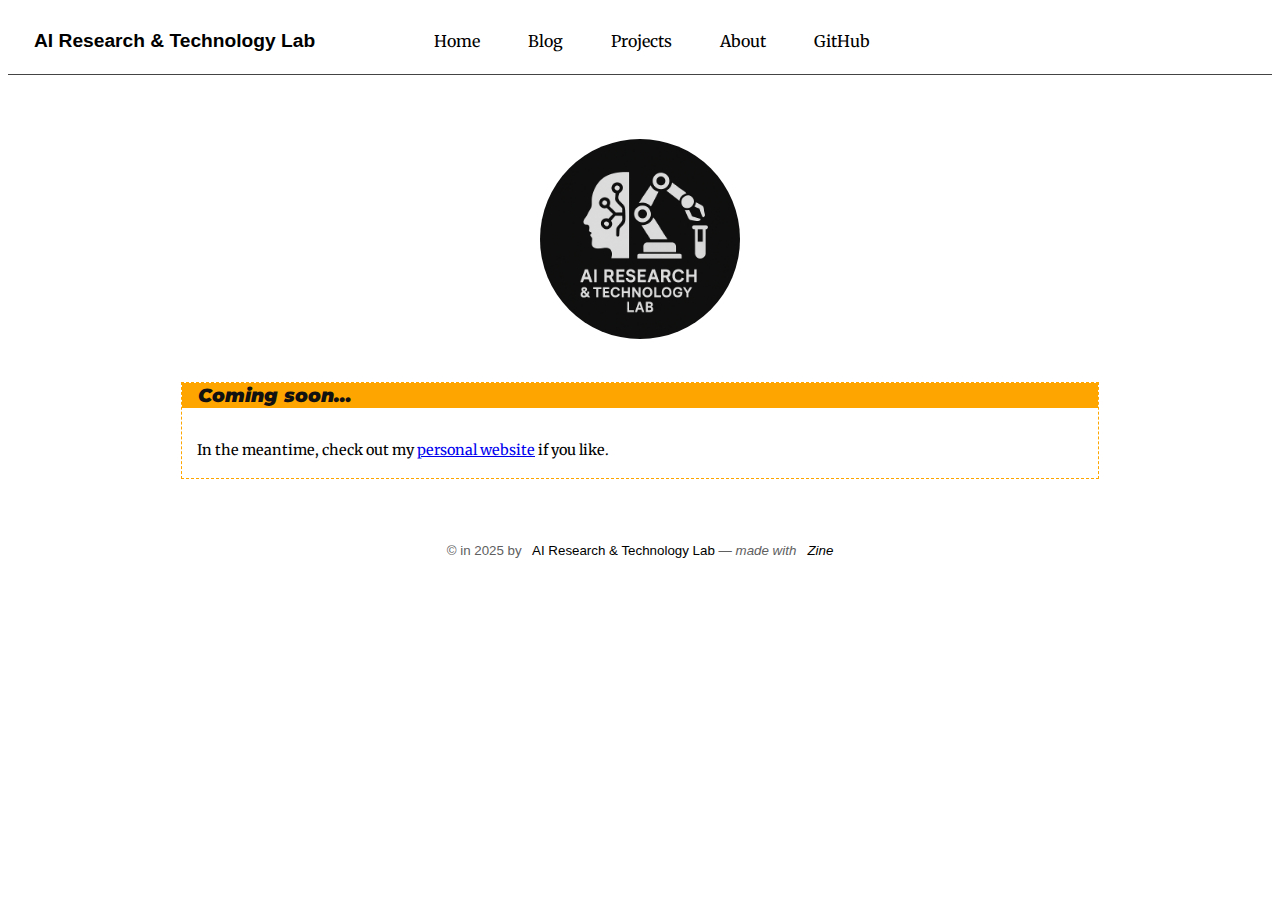
<file: index.html>
<!DOCTYPE html>
<html>
  <head id="head">
    <meta charset="UTF-8">
    <meta name="description" content="AI Research & Technology Lab">
    <meta name="twitter:card" content="summary_large_image">
    <meta name="twitter:site" content="@renerocksai">
    <meta name="twitter:author" content="@renerocksai">
    <meta name="twitter:description" content="AI Research & Technology Lab">
    <meta name="twitter:title" content="Home | technologylab.ai">
    <meta name="twitter:image" content="https://technologylab.ai/techlab-logo.png">
    <meta property="og:type" content="website">
    <meta property="og:title" content="Home | technologylab.ai">
    <meta property="og:image" content="https://technologylab.ai/techlab-logo.png">
    <meta http-equiv="x-ua-compatible" content="ie=edge">
    <meta name="viewport" content="width=device-width, initial-scale=1, shrink-to-fit=no">
    <title id="title">
      Home
      - technologylab.ai
    </title>
    <link rel="preconnect" href="https://fonts.googleapis.com">
    <link rel="preconnect" href="https://fonts.gstatic.com" crossorigin>
    <link href="https://fonts.googleapis.com/css2?family=Merriweather:ital,wght@0,300;0,400;0,700;0,900;1,300;1,400;1,700;1,900&family=Montserrat:wght@700;900&display=swap" rel="stylesheet">
    <link rel="stylesheet" type="text/css" href="/main.css">
    <link rel="stylesheet" type="text/css" href="/highlight.css">
    
  <link type="text/css" rel="stylesheet" href="/term-highlight.css">

  </head>
  <body>
    <nav>
      <div class="navleft noupper" style="z-index: 10">
        <a href="https://technologylab.ai">AI Research & Technology Lab</a>
      </div>
      <div class="spacer"></div>
      <button class="hamburger" aria-label="Toggle menu">
         &#9776;
        <!-- Unicode for hamburger icon (☰) -->
      </button>
      <div class="menu">
        <a href="/">Home</a>
        <a href="/blog/">Blog</a>
        <a href="/projects/">Projects</a>
        <a href="/about/">About</a>
        <a href="https://github.com/renerocksai" target="_blank">
          GitHub
        </a>
      </div>
      <div class="spacer"></div>
    </nav>
    <div id="content">
      
  <style>
    h1,
    h2,
    h3 {
      text-align: center;
    }

    h3 {
      margin:0;
      padding:0;
    }

    .profile-pic {
      border-radius: 50%;
      /*border: 5px solid lightblue;*/
      margin-bottom: 2rem;
    }
  </style>
  <h3 style="margin-top:0;"><br>
    <img src="/techlab-logo.png" height="200 " class="profile-pic"></h3>
  <div id="page"><div class="block info"><h1><em>Coming soon…</em></h1><p>In the meantime, check out my <a href="https://renerocks.ai" target="_blank">personal website</a> if you like.</p></div></div>

    </div>
    <footer id="footer">
      
  <small class="noupper" style="color:#606060;font-weight:normal;">
     &copy; in 2025 by &nbsp;
    <a href="https://x.com/renerocksai" target="_blank">AI Research & Technology Lab</a>
    —
    <i>made with &nbsp;
      <a href="https://zine-ssg.io" target="_blank">
        Zine
      </a></i>
  </small>

    </footer>
    <script>
      document.querySelector('.hamburger').addEventListener('click', function() {
        document.querySelector('.menu').classList.toggle('active');
        console.log("CLICK");
    });
    </script>
  </body>
</html>
</file>
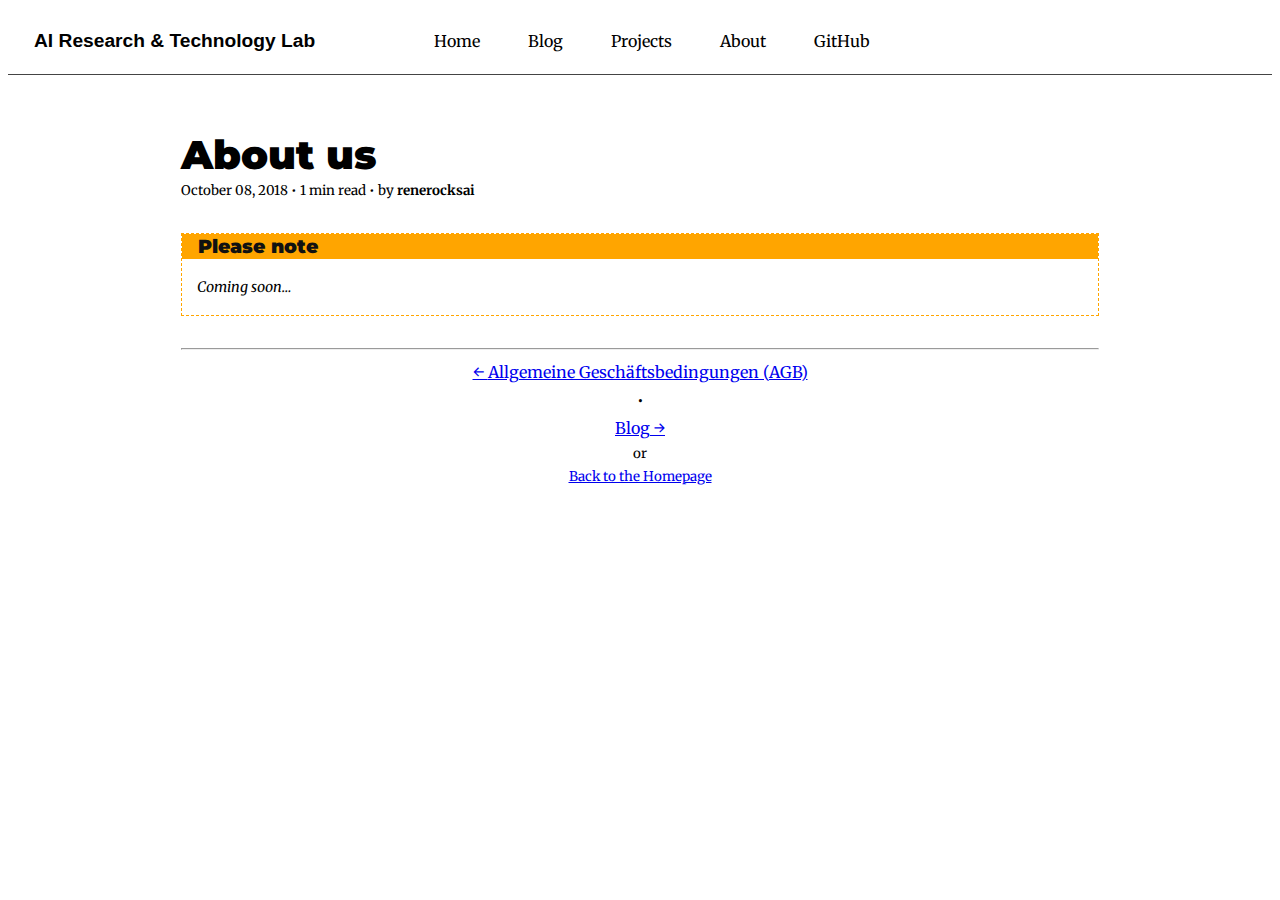
<file: about/index.html>
<!DOCTYPE html>
<html>
  <head id="head">
    <meta charset="UTF-8">
    <meta name="description" content="AI Research & Technology Lab">
    <meta name="twitter:card" content="summary_large_image">
    <meta name="twitter:site" content="@renerocksai">
    <meta name="twitter:author" content="@renerocksai">
    <meta name="twitter:description" content="AI Research & Technology Lab">
    <meta name="twitter:title" content="About us | technologylab.ai">
    <meta name="twitter:image" content="https://technologylab.ai/techlab-logo.png">
    <meta property="og:type" content="website">
    <meta property="og:title" content="About us | technologylab.ai">
    <meta property="og:image" content="https://technologylab.ai/techlab-logo.png">
    <meta http-equiv="x-ua-compatible" content="ie=edge">
    <meta name="viewport" content="width=device-width, initial-scale=1, shrink-to-fit=no">
    <title id="title">
      About us
      - technologylab.ai
    </title>
    <link rel="preconnect" href="https://fonts.googleapis.com">
    <link rel="preconnect" href="https://fonts.gstatic.com" crossorigin>
    <link href="https://fonts.googleapis.com/css2?family=Merriweather:ital,wght@0,300;0,400;0,700;0,900;1,300;1,400;1,700;1,900&family=Montserrat:wght@700;900&display=swap" rel="stylesheet">
    <link rel="stylesheet" type="text/css" href="/main.css">
    <link rel="stylesheet" type="text/css" href="/highlight.css">
    
  <link type="text/css" rel="stylesheet" href="/term-highlight.css">
  <style>
    #docs {
        h1, h2, h3, h4 {
            text-align: left;
            a {
                color: black;
                text-decoration: none;
            }
        }
        @media (prefers-color-scheme:dark) {
          h1, h2, h3, h4 {
            a {
              color: white;
            }
          }
        }

        h2 {
            font-size: 1.5rem;
            border-bottom: 1px dashed #aaa;
            margin-top: 2em;
            a:hover::after {
                content: ' #';
            }
        }

        h3 {
            font-size: 1.5rem;
            a:hover::after {
                content: ' ##';
            }
        }

        h4 {
            font-size: 1rem;
            a:hover::after {
                content: ' ###';
            }
        }

    }

    table {
        font-size: 0.9em;
    }
    table th {
        font-size: 1em;
    }
    table td {
        white-space: nowrap;
    }
  </style>

  </head>
  <body>
    <nav>
      <div class="navleft noupper" style="z-index: 10">
        <a href="https://technologylab.ai">AI Research & Technology Lab</a>
      </div>
      <div class="spacer"></div>
      <button class="hamburger" aria-label="Toggle menu">
         &#9776;
        <!-- Unicode for hamburger icon (☰) -->
      </button>
      <div class="menu">
        <a href="/">Home</a>
        <a href="/blog/">Blog</a>
        <a href="/projects/">Projects</a>
        <a href="/about/">About</a>
        <a href="https://github.com/renerocksai" target="_blank">
          GitHub
        </a>
      </div>
      <div class="spacer"></div>
    </nav>
    <div id="content">
      
  <h1>About us</h1>
  <p class="post-byline">
    <span>October 08, 2018</span>
    •
    <span>1</span>
    min read • by
    <b>renerocksai</b>
    <span></span>
  </p>
  <div id="post-description"></div>
  <div></div>
  <div id="docs">
    <div id="post-body"><div class="block info"><h1>Please note</h1><p><em>Coming soon…</em></p></div></div>
  </div>
  <hr>
  <div id="prev-next">
    <span>
      <a href="/agb/">←
        <span>Allgemeine Geschäftsbedingungen (AGB)</span></a>
    </span>
    <span>&nbsp; • &nbsp;</span>
    <span>
      <a href="/blog/"><span>Blog</span>
        →</a>
    </span>
    <small>&nbsp; or &nbsp;</small>
    <small>
      <a href="/">Back to the Homepage</a>
    </small>
  </div>

    </div>
    <footer id="footer">
      
    </footer>
    <script>
      document.querySelector('.hamburger').addEventListener('click', function() {
        document.querySelector('.menu').classList.toggle('active');
        console.log("CLICK");
    });
    </script>
  </body>
</html>
</file>
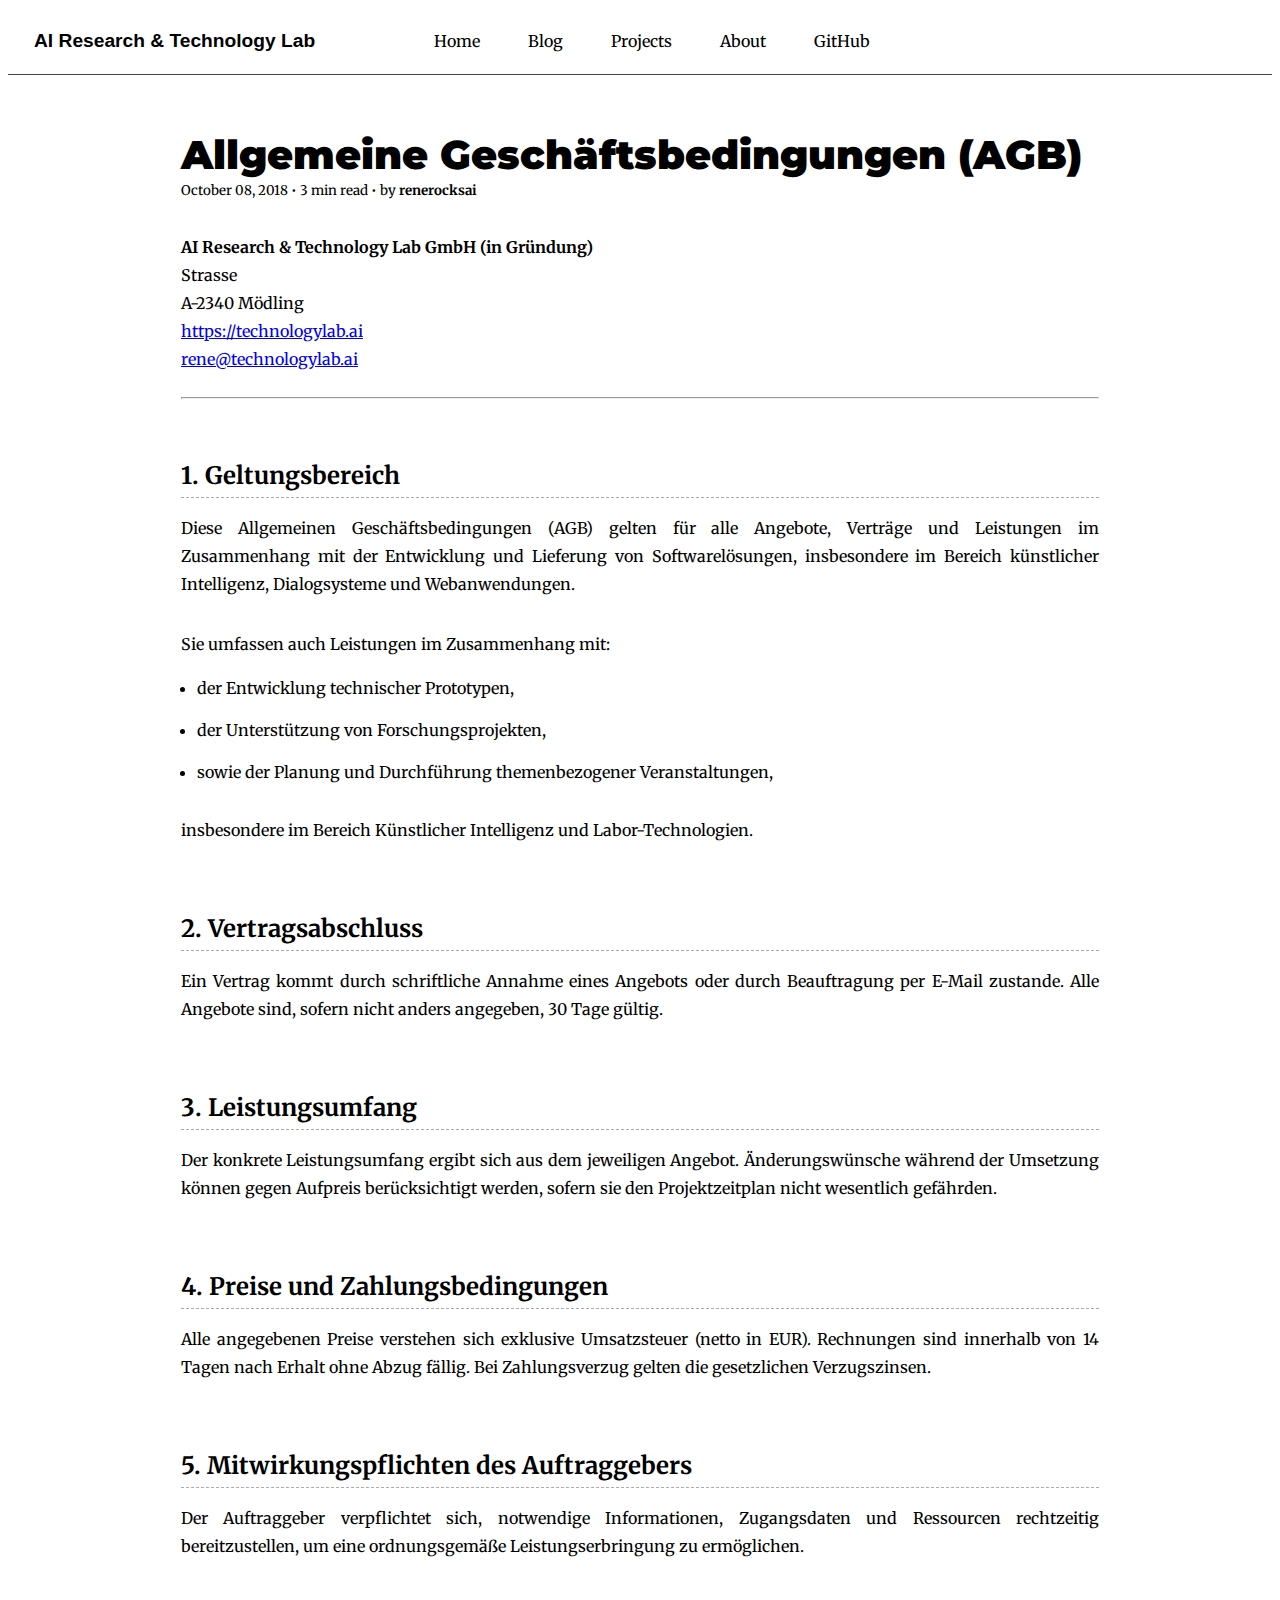
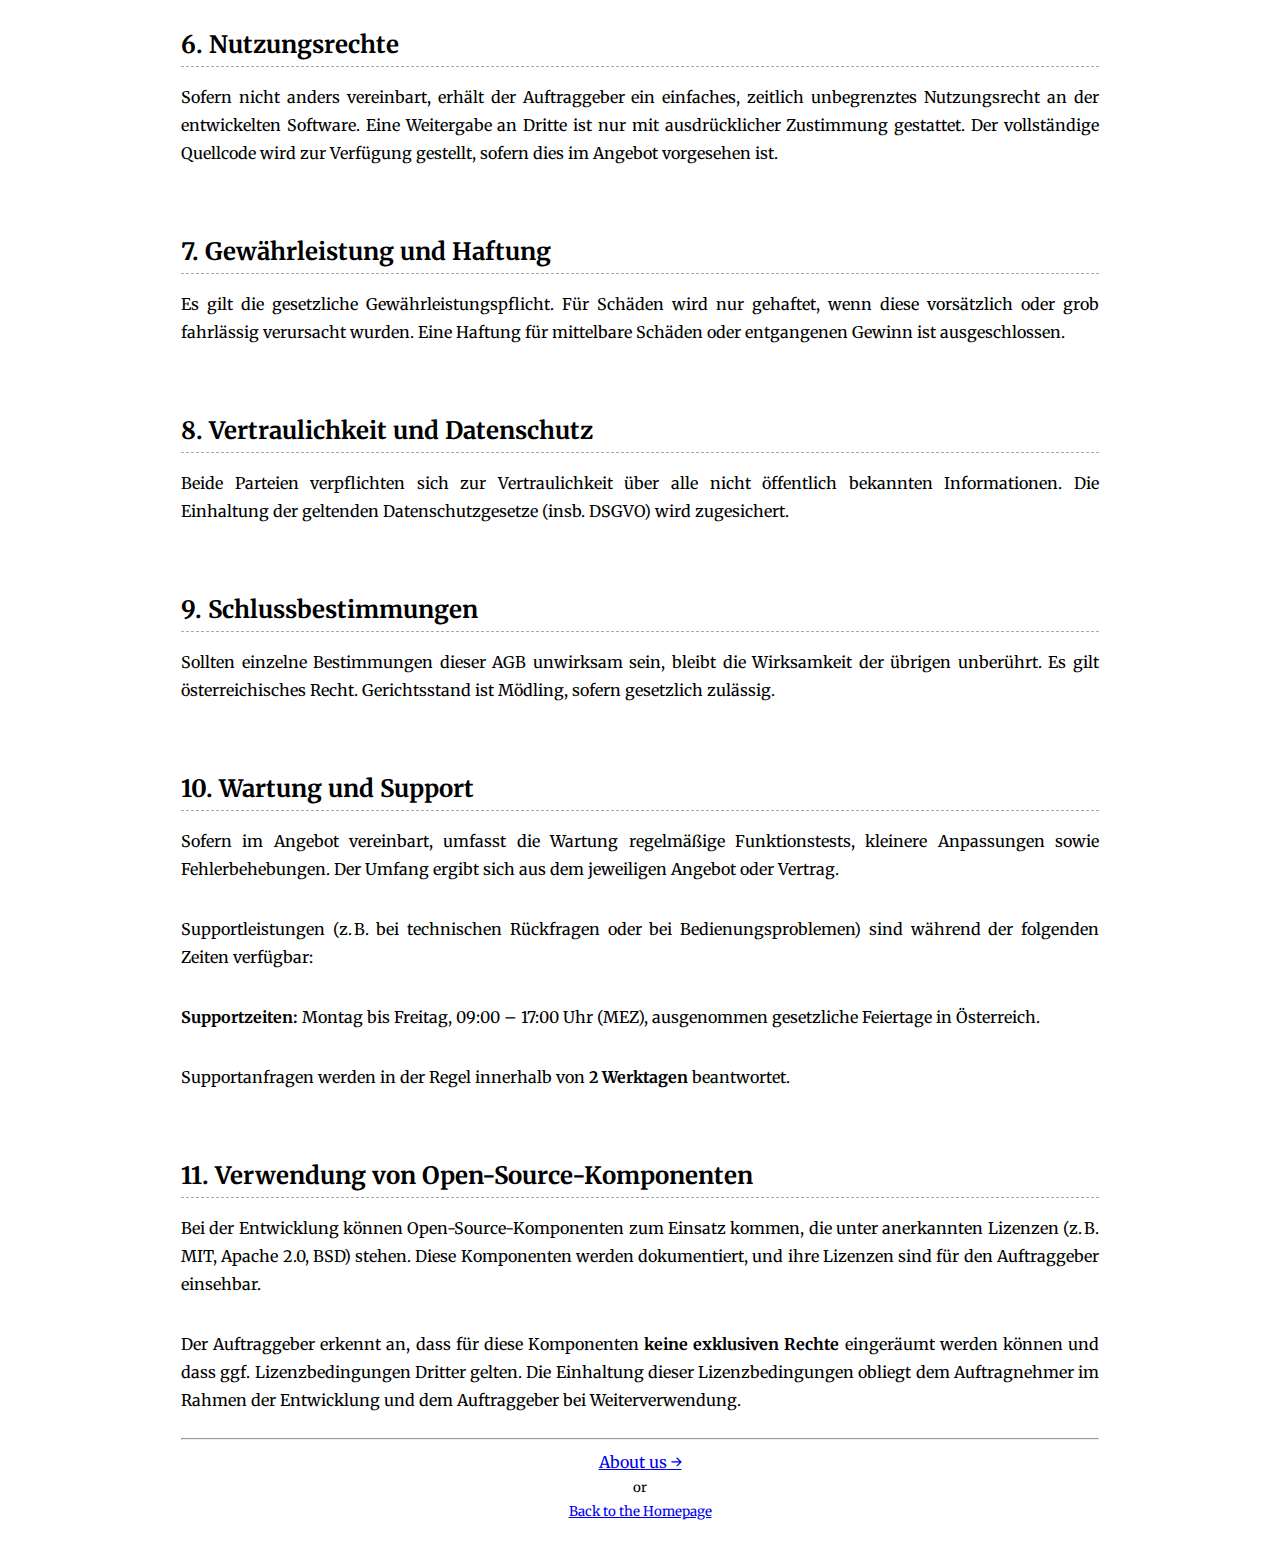
<file: agb/index.html>
<!DOCTYPE html>
<html>
  <head id="head">
    <meta charset="UTF-8">
    <meta name="description" content="AI Research & Technology Lab">
    <meta name="twitter:card" content="summary_large_image">
    <meta name="twitter:site" content="@renerocksai">
    <meta name="twitter:author" content="@renerocksai">
    <meta name="twitter:description" content="AI Research & Technology Lab">
    <meta name="twitter:title" content="Allgemeine Geschäftsbedingungen (AGB) | technologylab.ai">
    <meta name="twitter:image" content="https://technologylab.ai/techlab-logo.png">
    <meta property="og:type" content="website">
    <meta property="og:title" content="Allgemeine Geschäftsbedingungen (AGB) | technologylab.ai">
    <meta property="og:image" content="https://technologylab.ai/techlab-logo.png">
    <meta http-equiv="x-ua-compatible" content="ie=edge">
    <meta name="viewport" content="width=device-width, initial-scale=1, shrink-to-fit=no">
    <title id="title">
      Allgemeine Geschäftsbedingungen (AGB)
      - technologylab.ai
    </title>
    <link rel="preconnect" href="https://fonts.googleapis.com">
    <link rel="preconnect" href="https://fonts.gstatic.com" crossorigin>
    <link href="https://fonts.googleapis.com/css2?family=Merriweather:ital,wght@0,300;0,400;0,700;0,900;1,300;1,400;1,700;1,900&family=Montserrat:wght@700;900&display=swap" rel="stylesheet">
    <link rel="stylesheet" type="text/css" href="/main.css">
    <link rel="stylesheet" type="text/css" href="/highlight.css">
    
  <link type="text/css" rel="stylesheet" href="/term-highlight.css">
  <style>
    #docs {
        h1, h2, h3, h4 {
            text-align: left;
            a {
                color: black;
                text-decoration: none;
            }
        }
        @media (prefers-color-scheme:dark) {
          h1, h2, h3, h4 {
            a {
              color: white;
            }
          }
        }

        h2 {
            font-size: 1.5rem;
            border-bottom: 1px dashed #aaa;
            margin-top: 2em;
            a:hover::after {
                content: ' #';
            }
        }

        h3 {
            font-size: 1.5rem;
            a:hover::after {
                content: ' ##';
            }
        }

        h4 {
            font-size: 1rem;
            a:hover::after {
                content: ' ###';
            }
        }

    }

    table {
        font-size: 0.9em;
    }
    table th {
        font-size: 1em;
    }
    table td {
        white-space: nowrap;
    }
  </style>

  </head>
  <body>
    <nav>
      <div class="navleft noupper" style="z-index: 10">
        <a href="https://technologylab.ai">AI Research & Technology Lab</a>
      </div>
      <div class="spacer"></div>
      <button class="hamburger" aria-label="Toggle menu">
         &#9776;
        <!-- Unicode for hamburger icon (☰) -->
      </button>
      <div class="menu">
        <a href="/">Home</a>
        <a href="/blog/">Blog</a>
        <a href="/projects/">Projects</a>
        <a href="/about/">About</a>
        <a href="https://github.com/renerocksai" target="_blank">
          GitHub
        </a>
      </div>
      <div class="spacer"></div>
    </nav>
    <div id="content">
      
  <h1>Allgemeine Geschäftsbedingungen (AGB)</h1>
  <p class="post-byline">
    <span>October 08, 2018</span>
    •
    <span>3</span>
    min read • by
    <b>renerocksai</b>
    <span></span>
  </p>
  <div id="post-description"></div>
  <div></div>
  <div id="docs">
    <div id="post-body"><p><strong>AI Research & Technology Lab GmbH (in Gründung)</strong><br> Strasse<br> A-2340 Mödling<br> <a href="https://technologylab.ai" target="_blank">https://technologylab.ai</a><br> <a href="mailto:rene@technologylab.ai" target="_blank">rene@technologylab.ai</a><br></p><hr><h2>1. Geltungsbereich</h2><p>Diese Allgemeinen Geschäftsbedingungen (AGB) gelten für alle Angebote, Verträge und Leistungen im Zusammenhang mit der Entwicklung und Lieferung von Softwarelösungen, insbesondere im Bereich künstlicher Intelligenz, Dialogsysteme und Webanwendungen.</p><p>Sie umfassen auch Leistungen im Zusammenhang mit:</p><ul><li>der Entwicklung technischer Prototypen,</li><li>der Unterstützung von Forschungsprojekten,</li><li>sowie der Planung und Durchführung themenbezogener Veranstaltungen,</li></ul><p>insbesondere im Bereich Künstlicher Intelligenz und Labor-Technologien.</p><h2>2. Vertragsabschluss</h2><p>Ein Vertrag kommt durch schriftliche Annahme eines Angebots oder durch Beauftragung per E-Mail zustande. Alle Angebote sind, sofern nicht anders angegeben, 30 Tage gültig.</p><h2>3. Leistungsumfang</h2><p>Der konkrete Leistungsumfang ergibt sich aus dem jeweiligen Angebot. Änderungswünsche während der Umsetzung können gegen Aufpreis berücksichtigt werden, sofern sie den Projektzeitplan nicht wesentlich gefährden.</p><h2>4. Preise und Zahlungsbedingungen</h2><p>Alle angegebenen Preise verstehen sich exklusive Umsatzsteuer (netto in EUR). Rechnungen sind innerhalb von 14 Tagen nach Erhalt ohne Abzug fällig. Bei Zahlungsverzug gelten die gesetzlichen Verzugszinsen.</p><h2>5. Mitwirkungspflichten des Auftraggebers</h2><p>Der Auftraggeber verpflichtet sich, notwendige Informationen, Zugangsdaten und Ressourcen rechtzeitig bereitzustellen, um eine ordnungsgemäße Leistungserbringung zu ermöglichen.</p><h2>6. Nutzungsrechte</h2><p>Sofern nicht anders vereinbart, erhält der Auftraggeber ein einfaches, zeitlich unbegrenztes Nutzungsrecht an der entwickelten Software. Eine Weitergabe an Dritte ist nur mit ausdrücklicher Zustimmung gestattet. Der vollständige Quellcode wird zur Verfügung gestellt, sofern dies im Angebot vorgesehen ist.</p><h2>7. Gewährleistung und Haftung</h2><p>Es gilt die gesetzliche Gewährleistungspflicht. Für Schäden wird nur gehaftet, wenn diese vorsätzlich oder grob fahrlässig verursacht wurden. Eine Haftung für mittelbare Schäden oder entgangenen Gewinn ist ausgeschlossen.</p><h2>8. Vertraulichkeit und Datenschutz</h2><p>Beide Parteien verpflichten sich zur Vertraulichkeit über alle nicht öffentlich bekannten Informationen. Die Einhaltung der geltenden Datenschutzgesetze (insb. DSGVO) wird zugesichert.</p><h2>9. Schlussbestimmungen</h2><p>Sollten einzelne Bestimmungen dieser AGB unwirksam sein, bleibt die Wirksamkeit der übrigen unberührt. Es gilt österreichisches Recht. Gerichtsstand ist Mödling, sofern gesetzlich zulässig.</p><h2>10. Wartung und Support</h2><p>Sofern im Angebot vereinbart, umfasst die Wartung regelmäßige Funktionstests, kleinere Anpassungen sowie Fehlerbehebungen. Der Umfang ergibt sich aus dem jeweiligen Angebot oder Vertrag.</p><p>Supportleistungen (z. B. bei technischen Rückfragen oder bei Bedienungsproblemen) sind während der folgenden Zeiten verfügbar:</p><p><strong>Supportzeiten:</strong> Montag bis Freitag, 09:00 – 17:00 Uhr (MEZ), ausgenommen gesetzliche Feiertage in Österreich.</p><p>Supportanfragen werden in der Regel innerhalb von <strong>2 Werktagen</strong> beantwortet.</p><h2>11. Verwendung von Open-Source-Komponenten</h2><p>Bei der Entwicklung können Open-Source-Komponenten zum Einsatz kommen, die unter anerkannten Lizenzen (z. B. MIT, Apache 2.0, BSD) stehen. Diese Komponenten werden dokumentiert, und ihre Lizenzen sind für den Auftraggeber einsehbar.</p><p>Der Auftraggeber erkennt an, dass für diese Komponenten <strong>keine exklusiven Rechte</strong> eingeräumt werden können und dass ggf. Lizenzbedingungen Dritter gelten. Die Einhaltung dieser Lizenzbedingungen obliegt dem Auftragnehmer im Rahmen der Entwicklung und dem Auftraggeber bei Weiterverwendung.</p></div>
  </div>
  <hr>
  <div id="prev-next">
    <span></span>
    <span></span>
    <span>
      <a href="/about/"><span>About us</span>
        →</a>
    </span>
    <small>&nbsp; or &nbsp;</small>
    <small>
      <a href="/">Back to the Homepage</a>
    </small>
  </div>

    </div>
    <footer id="footer">
      
    </footer>
    <script>
      document.querySelector('.hamburger').addEventListener('click', function() {
        document.querySelector('.menu').classList.toggle('active');
        console.log("CLICK");
    });
    </script>
  </body>
</html>
</file>
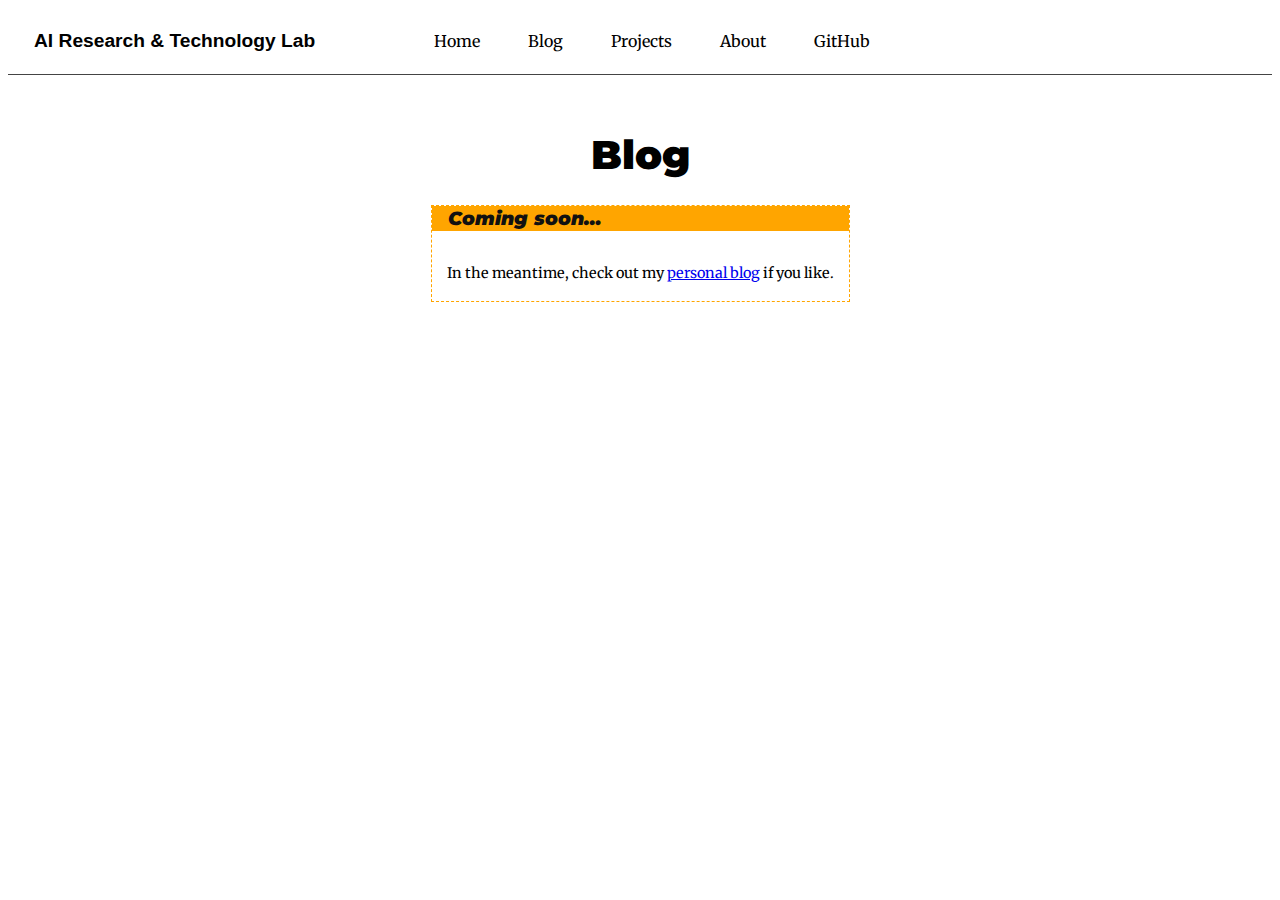
<file: blog/index.html>
<!DOCTYPE html>
<html>
  <head id="head">
    <meta charset="UTF-8">
    <meta name="description" content="AI Research & Technology Lab">
    <meta name="twitter:card" content="summary_large_image">
    <meta name="twitter:site" content="@renerocksai">
    <meta name="twitter:author" content="@renerocksai">
    <meta name="twitter:description" content="AI Research & Technology Lab">
    <meta name="twitter:title" content="Blog | technologylab.ai">
    <meta name="twitter:image" content="https://technologylab.ai/techlab-logo.png">
    <meta property="og:type" content="website">
    <meta property="og:title" content="Blog | technologylab.ai">
    <meta property="og:image" content="https://technologylab.ai/techlab-logo.png">
    <meta http-equiv="x-ua-compatible" content="ie=edge">
    <meta name="viewport" content="width=device-width, initial-scale=1, shrink-to-fit=no">
    <title id="title">
      Blog
      - technologylab.ai
    </title>
    <link rel="preconnect" href="https://fonts.googleapis.com">
    <link rel="preconnect" href="https://fonts.gstatic.com" crossorigin>
    <link href="https://fonts.googleapis.com/css2?family=Merriweather:ital,wght@0,300;0,400;0,700;0,900;1,300;1,400;1,700;1,900&family=Montserrat:wght@700;900&display=swap" rel="stylesheet">
    <link rel="stylesheet" type="text/css" href="/main.css">
    <link rel="stylesheet" type="text/css" href="/highlight.css">
    
  <link type="text/css" rel="stylesheet" href="/term-highlight.css">

  </head>
  <body>
    <nav>
      <div class="navleft noupper" style="z-index: 10">
        <a href="https://technologylab.ai">AI Research & Technology Lab</a>
      </div>
      <div class="spacer"></div>
      <button class="hamburger" aria-label="Toggle menu">
         &#9776;
        <!-- Unicode for hamburger icon (☰) -->
      </button>
      <div class="menu">
        <a href="/">Home</a>
        <a href="/blog/">Blog</a>
        <a href="/projects/">Projects</a>
        <a href="/about/">About</a>
        <a href="https://github.com/renerocksai" target="_blank">
          GitHub
        </a>
      </div>
      <div class="spacer"></div>
    </nav>
    <div id="content">
      
  <style>
    h1,
    h2,
    h3 {
      text-align: center;
    }
  </style>
  <div style="display:flex; flex-direction:column; align-items:center;">
    <div>
      <h1 style="margin-bottom: 1.75rem;">Blog
      </h1>
      <div><div class="block info"><h1><em>Coming soon…</em></h1><p>In the meantime, check out my <a href="https://renerocks.ai/blog/" target="_blank">personal blog</a> if you like.</p></div></div>
      <div></div>
    </div>
  </div>

    </div>
    <footer id="footer">
      
    </footer>
    <script>
      document.querySelector('.hamburger').addEventListener('click', function() {
        document.querySelector('.menu').classList.toggle('active');
        console.log("CLICK");
    });
    </script>
  </body>
</html>
</file>
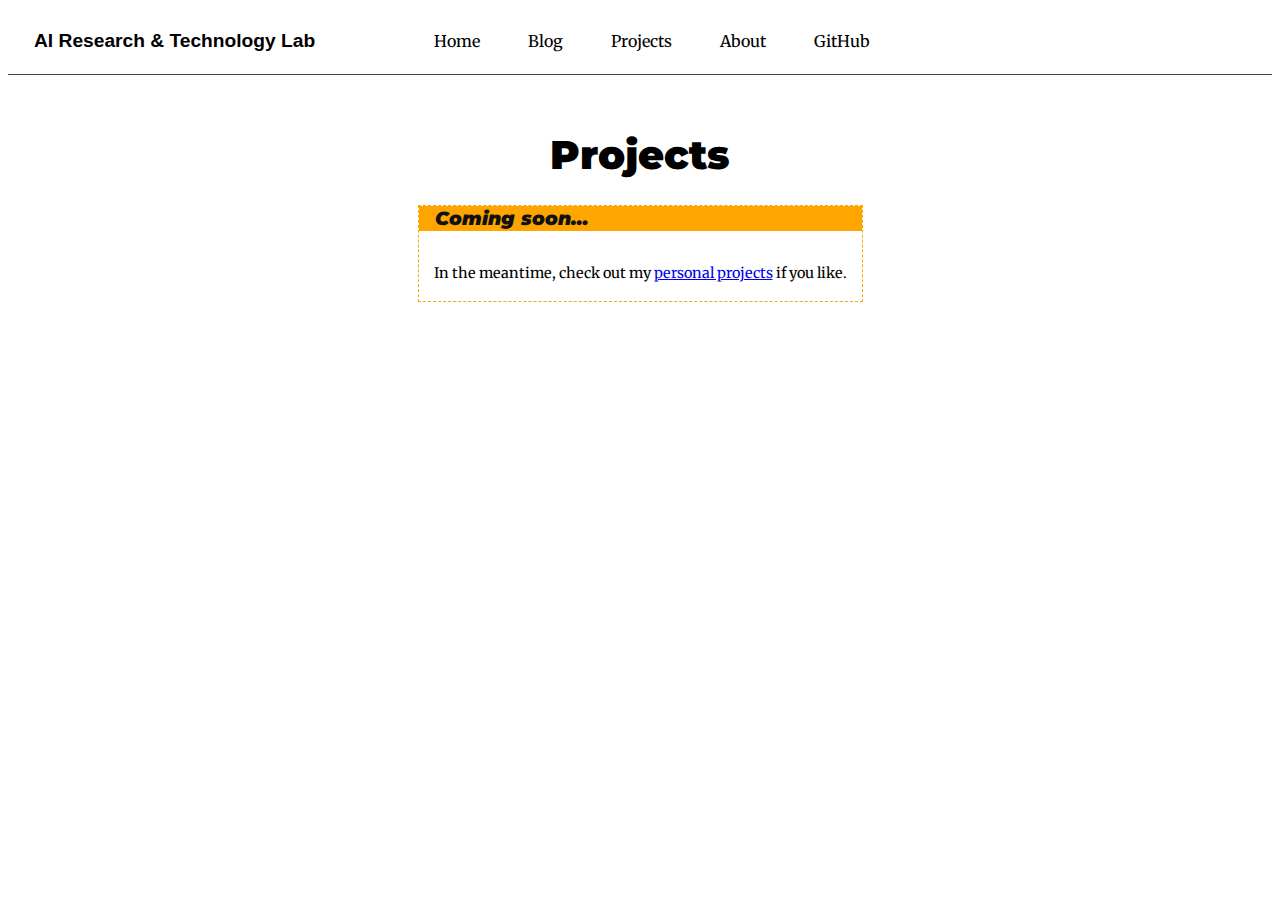
<file: projects/index.html>
<!DOCTYPE html>
<html>
  <head id="head">
    <meta charset="UTF-8">
    <meta name="description" content="AI Research & Technology Lab">
    <meta name="twitter:card" content="summary_large_image">
    <meta name="twitter:site" content="@renerocksai">
    <meta name="twitter:author" content="@renerocksai">
    <meta name="twitter:description" content="AI Research & Technology Lab">
    <meta name="twitter:title" content="Projects | technologylab.ai">
    <meta name="twitter:image" content="https://technologylab.ai/techlab-logo.png">
    <meta property="og:type" content="website">
    <meta property="og:title" content="Projects | technologylab.ai">
    <meta property="og:image" content="https://technologylab.ai/techlab-logo.png">
    <meta http-equiv="x-ua-compatible" content="ie=edge">
    <meta name="viewport" content="width=device-width, initial-scale=1, shrink-to-fit=no">
    <title id="title">
      Projects
      - technologylab.ai
    </title>
    <link rel="preconnect" href="https://fonts.googleapis.com">
    <link rel="preconnect" href="https://fonts.gstatic.com" crossorigin>
    <link href="https://fonts.googleapis.com/css2?family=Merriweather:ital,wght@0,300;0,400;0,700;0,900;1,300;1,400;1,700;1,900&family=Montserrat:wght@700;900&display=swap" rel="stylesheet">
    <link rel="stylesheet" type="text/css" href="/main.css">
    <link rel="stylesheet" type="text/css" href="/highlight.css">
    
  <link type="text/css" rel="stylesheet" href="/term-highlight.css">

  </head>
  <body>
    <nav>
      <div class="navleft noupper" style="z-index: 10">
        <a href="https://technologylab.ai">AI Research & Technology Lab</a>
      </div>
      <div class="spacer"></div>
      <button class="hamburger" aria-label="Toggle menu">
         &#9776;
        <!-- Unicode for hamburger icon (☰) -->
      </button>
      <div class="menu">
        <a href="/">Home</a>
        <a href="/blog/">Blog</a>
        <a href="/projects/">Projects</a>
        <a href="/about/">About</a>
        <a href="https://github.com/renerocksai" target="_blank">
          GitHub
        </a>
      </div>
      <div class="spacer"></div>
    </nav>
    <div id="content">
      
  <style>
    h1,
    h2,
    h3 {
      text-align: center;
    }
  </style>
  <div style="display:flex; flex-direction:column; align-items:center;">
    <div>
      <h1 style="margin-bottom: 1.75rem;">Projects
      </h1>
      <div><div class="block info"><h1><em>Coming soon…</em></h1><p>In the meantime, check out my <a href="https://renerocks.ai/projects/" target="_blank">personal projects</a> if you like.</p></div></div>
      <div></div>
    </div>
  </div>

    </div>
    <footer id="footer">
      
    </footer>
    <script>
      document.querySelector('.hamburger').addEventListener('click', function() {
        document.querySelector('.menu').classList.toggle('active');
        console.log("CLICK");
    });
    </script>
  </body>
</html>
</file>
<file: main.css>
nav {
  display: flex;
  flex-direction: row;
  /* Explicitly set row direction for nav */
  align-items: center;
  width: 100%;
  min-height: 56px;
  position: relative;
  border-bottom: 1px solid #444444;


  padding: 1rem;
  /* Added for some breathing room */
}

.navleft {
  flex-shrink: 0;
  /* Prevents navleft from shrinking */
  font-size: 1.2rem;
  margin: 0;
  padding: 0;
  padding-left: 10px;

  white-space: nowrap;
  /* Prevents navleft text from wrapping */
}

.spacer {
  flex-grow: 1;
  /* Allows the spacer to take up available space */
}

/* Prevent overlap by setting a minimum left boundary */
.menu::before {
  content: '';
  display: block;
  width: 0;
  margin-left: calc(-50% + 500px);
  /* Adjust 200px based on navleft width */
  pointer-events: none;
  /* Ensures this doesn't interfere with clicks */
}

.menu {
  display: flex;
  justify-content: center;
  /* Centers the menu items horizontally */
  gap: 1rem;
  position: absolute;
  left: 50%;
  transform: translateX(-50%);
  /* Offsets by half its width */
  min-width: 0;
  /* Allows menu to shrink if needed */
  flex-wrap: nowrap;
  /* Keeps items in a single row by default */

}

nav .menu a {
  text-decoration: none;
  color: black;
  white-space: nowrap;
}

.menu a:hover {
  text-decoration: underline;
}

.hamburger {
  display: none;
  /* Hidden on desktop */
  background: none;
  border: none;
  font-size: 1.5rem;
  color: black;
  cursor: pointer;
  padding: 0.5rem;
}

/* Responsive adjustments */
@media (max-width: 1024px) {
  nav {
    flex-direction: row;
    padding: 0.5rem;
    position: relative;
    /* Remove relative positioning on mobile */
    height: auto;
    /* Allow nav to expand with content */
    justify-content: space-between;
    /* Align navleft and hamburger */
  }

  .navleft {
    /*margin-bottom: 0.5rem;*/
    margin-bottom: 0;
  }

  .hamburger {
    display: flex;
    /* Show hamburger on mobile */
  }

  .spacer {
    display: none;
  }

  .menu {
    display: none;
    /* Hidden by default on mobile */
    position: absolute;
    top: 100%;
    /* Below nav */
    right: 0;
    left: auto;
    transform: none;
    width: auto;
    flex-direction: column;
    align-items: center;
    background-color: #eeeeeeb0;
    /* Match nav background */
    padding: 1rem;
    box-shadow: 0 2px 5px rgba(0, 0, 0, 0.8);
    /* Optional shadow */
    z-index: 1;
    transition: all 0.3s ease;
  }

  @media (prefers-color-scheme:dark) {
    .menu {
      background-color: #222222b0;
    }

    .hamburger {
      color: #8bc2e7;
    }
  }

  .menu.active {
    display: flex;
    /* Show when toggled */
  }

  .menu::before {
    display: none;
    /* No need for this in vertical mode */
  }

  .menu a {
    padding: 0.5rem;
    width: 100%;
    text-align: center;
  }


  /* Remove the dots between links in vertical mode */
  .menu>span {
    display: none;
  }
}

/* Ensure content below nav isn't overlapped */
body>*:not(nav) {
  margin-top: 1rem;
  /* Adds space after nav for other content */
}

ol {
  list-style-position: outside;
  padding-left: 1em;
}

ul {
  margin: 0;
  padding: 0;
  padding-left: 1em;
}


dt {
  font-weight: bold;
}

li {
  margin-bottom: calc(1.75rem / 2);
}

code .bold {
  font-weight: bold;
}

.twitter-tweet {
  align-self: center;
}

h1,
h2,
h3,
h4,
h5 {
  text-rendering: optimizeLegibility;
  margin-bottom: 0;
}

h1 {
  font-family: 'Montserrat', sans-serif;
  font-weight: 900;
  font-size: 2.5rem;
  line-height: 1.1;
}

h2 {
  font-size: 1.73286rem;
}

h4 {
  text-transform: uppercase;
  letter-spacing: 0.140625em;
}

hr {
  width: 100%;
}

body {
  display: flex;
  flex-direction: column;
  align-items: center;
  word-wrap: break-word;
}

html {
  font: 100%/1.75 'Merriweather', 'Georgia', serif;
  box-sizing: border-box;
  overflow-y: scroll;
}

#content {
  /*max-width: 42rem;*/
  max-width: 60rem;
  width: 100vw;
  /*padding: 2.625rem 1.3125rem;*/
  padding: 1rem 1.3125rem;
}

div.highlight {
  border-radius: 6px;
}

pre>code {
  border: none;
  padding: 15px;
  font-family: monospace, monospace;
  font-size: 0.8em;
  line-height: 1.3em !important;
  display: inline-block;
  box-sizing: border-box;
  min-width: 100%;
}

pre {
  color: white;
  border-radius: 6px;
  margin: 0;
  padding: 0;
  background-color: #1E1E1E !important;
  font-size: 0.85em;
  overflow: auto;
}

code {
  border-radius: 4px;
  /*border: 1px solid #d3d3d3;*/
  padding: 3px;
  /*font-size: 1.1em;*/
  background-color: #1E1E1E !important;
}

navleft,
h1,
h2,
h3,
h4,
p,
ul,
li {
  code {
    background-color: #6e6e6e00 !important;
    /*color: white;*/
  }
}

blockquote {
  margin-left: -1.75rem;
  margin-right: 1.75rem;
  margin-top: 0;
  padding-bottom: 0;
  padding-left: 1.42188rem;
  padding-right: 0;
  padding-top: 0;
  margin-bottom: 1.75rem;
  font-size: 1.20112rem;
  line-height: 1.75rem;
  color: hsla(0, 0%, 0%, 0.79);
  font-style: italic;
  border-left: 0.32813rem solid hsla(0, 0%, 0%, 0.9);
}

blockquote p {
  margin: 0;
  margin-bottom: 15px;
}


.warning h1 {
  color: white;
  border-color: #0292ca !important;
  background-color: #0292ca !important;
}

.info h1 {
  color: white;
  border-color: orange !important;
  background-color: orange !important;
}


.toc a {
  color: #606060;
}


.noupper {
  font-family: 'Merriweather', serif;
  font-family: -apple-system, BlinkMacSystemFont, "Roboto", "Segoe UI", "Helvetica Neue", "Lucida Grande", Arial, sans-serif;
  font-style: normal;
  font-weight: bold;

  span,
  a {
    text-decoration: none;
    color: black;
    white-space: nowrap;
  }

  a:hover {
    text-decoration: underline;
  }
}

@media (prefers-color-scheme:dark) {
  pre {
    color: white;
  }

  code {
    color: white;
  }

  nav {
    background-color: #101010;
  }

  body {
    background: #111;
    color: #bbb;
  }

  h1,
  h2,
  h3,
  h4,
  h5,
  h6,
  strong {
    color: #e8e8e8
  }

  hr {
    border-top: 1px solid #797979
  }

  a {
    color: #8bc2e7
  }

  blockquote {
    border-color: #fff;
    color: inherit
  }

  .time {
    color: #8bc2e7 !important
  }




  pre,
  code {
    font-size: 12pt;
    direction: ltr;
  }

  pre>code {
    overflow: auto;
    padding: 0.5em;
    background: #f8f8f8;
    color: black;
    line-height: normal;
  }


  .code {
    font-family: monospace;
    font-size: 0.8em;
  }


  .warning h1 {
    color: white;
    border-color: #0292ca !important;
    background-color: #0292ca !important;
  }

  .info h1 {
    color: white;
    border-color: orange !important;
    background-color: orange !important;
  }

  .toc a {
    color: #bbb
  }

  .noupper {
    font-family: 'Merriweather', serif;
    font-family: -apple-system, BlinkMacSystemFont, "Roboto", "Segoe UI", "Helvetica Neue", "Lucida Grande", Arial, sans-serif;
    font-style: normal;
    font-weight: bold;

    span,
    a {
      color: white;
      text-decoration: none;
    }

    a:hover {
      text-decoration: underline;
    }
  }

  nav .menu a {
    text-decoration: none;
    color: #8bc2e7;
    white-space: nowrap;
  }

  /* Hover effect for mobile (if supported) */
  .menu a:hover {
    /* Brighter blue */
    color: #a8d5f0;
    text-decoration: underline;

  }
}


.highlight {
  background-color: #1E1E1E;
  color: #D4D4D4;
}

p:empty {
  margin: 0;
}

* {
  box-sizing: inherit;
}

*:before {
  box-sizing: inherit;
}

*:after {
  box-sizing: inherit;
}

.post-link {
  display: block;
  font-family: 'Montserrat', sans-serif;
  font-weight: 800;
  font-size: 1.3rem;
  line-height: 1.5rem;
}

.post-byline {
  font-size: 0.83255rem;
  line-height: 1.75rem;
  display: block;
  margin-bottom: 1.75rem;
  margin-top: 0;
}

#post-body p:nth-of-type(1) {
  margin-top: 0;
}

#post-body {
  margin-top: 1.75rem;
  display: flex;
  flex-direction: column;
}

#post-description {
  margin-top: 1.75rem;
  text-align: right;
  font-style: italic;
  font-weight: 100;
}

h1:nth-of-type(1) {
  margin-bottom: 0;
}

img {
  max-width: 100%;
}


figure img {
  display: block;
  max-width: 100%;
  width: 100vw;
  margin-left: auto;
  margin-right: auto;
  padding: 0;
  margin-bottom: 10px;

}

figure {
  margin: 0;
  padding: 0;
  margin-bottom: 1.75rem;
}

figcaption {
  text-align: center;
  font-size: 0.9em;
}

iframe {
  align-self: center;
}

.video-container {
  position: relative;
  padding-bottom: 56.25%;
  padding-top: 30px;
  height: 0;
  overflow: hidden;
}

.video-container iframe,
.video-container object,
.video-container embed {
  position: absolute;
  top: 0;
  left: 0;
  width: 100%;
  height: 100%;
}



.block {
  border: 1px dashed #CCC;
}

.block.padded {
  margin: 10px;
  border: 1px solid #CCC;
}

.block p {
  padding-top: 0;
  font-size: 0.9em;
  padding-left: 15px;
  padding-right: 15px;
}

.block h1 {
  font-size: 1.17em;
  position: relative !important;
  margin: 0 !important;
  text-align: left;
  padding-left: 15px;
  padding-right: 15px;
  padding-top: 2px !important;
  border: 1px solid #CCC;
  color: #111;
  background-color: #CCC;
}


.block.info {
  margin-bottom: 1.5rem;
}

.warning {
  border-color: #0292ca !important;
}

.warning ul {
  margin-top: 0;
  padding-top: 1em;
  padding-left: 1.5rem;
  padding-right: 1.5rem;
  line-height: 1.5;
  padding-left: 2rem;
}


.warning p {
  padding-top: 1rem;
  /*color: blue;*/
}

.info {
  border-color: orange !important;
}

.info ul {
  margin-top: 0;
  padding-top: 1em;
  padding-left: 1.5rem;
  padding-right: 1.5rem;
  line-height: 1.5;
  padding-left: 2rem;
}

.info p {
  padding-top: 1rem;
  /*color: blue;*/
}

.nopara p {
  padding: 0;
  margin: 0px;
  margin-bottom: -5px;
}




#header {
  font-size: 1.7rem;
  margin: 0;
  padding: 0;
}

.reset-a,
.reset-a:hover,
.reset-a:visited,
.reset-a:focus,
.reset-a:active {
  text-decoration: none;
  color: inherit;
  outline: 0;
}

#prev-next {
  display: flex;
  flex-direction: column;
  align-items: center;
}

@media screen and (min-width:500px) {
  p {
    text-align: justify;
  }
}




pre>code {
  background: #1e1e1e;
  color: #f8f8f2;
  line-height: normal;
}


figcaption {
  font-style: italic;
}


p>img:only-child {
  display: block;
  margin: auto;
}

video {
  max-width: 100%;
}

.menu a {
  padding-left: 1rem;
  padding-right: 1rem;
}

.menu-small a {
  padding-left: 0.5rem;
  padding-right: 0.5rem;
}
</file>
<file: highlight.css>
:root {
  --light-yellow: #e5c07b;
  --dark-yellow: #d19a66;
  --blue: #61afef;
  --cyan: #56b6c2;
  --light-red: #e06c75;
  --dark-red: #be5046;
  --comment-gray: #5c6370;
  --magenta: #c678dd;
}

code .comment {
  color: var(--comment-gray);
}


code.html {}

code.html .string {
  color: var(--dark-yellow);
}

code.html .tag {
  color: var(--blue);
}

code.html .constant {
  color: var(--light-red);
}

code.html .attribute {
  color: var(--light-yellow);
}

code.html .punctuation {
  color: var(--cyan);
}


code.zig {
  color: var(--cyan);
}

code.zig .punctuation {
  color: var(--cyan);
}

code.zig .string {
  color: var(--dark-yellow);
}

code.zig .variable,
code.zig .parameter,
code.zig .exception,
code.zig .field {
  color: var(--light-yellow);
}

code.zig .keyword.function {
  color: var(--light-red);
}

code.zig .bracket {
  color: var(--cyan);
}

code.zig .function {
  color: var(--blue);
}

code.zig .builtin {
  color: var(--magenta);
}

code.zig .number {
  color: var(--magenta);
}

code.zig .operator,
code.zig .qualifier,
code.zig .keyword,
code.zig .attribute {
  color: var(--light-red);
}

code.ziggy {
  color: var(--cyan);
}

code.ziggy .keyword,
code.ziggy .type {
  color: var(--light-yellow);
}

code.ziggy .string {
  color: var(--dark-yellow);
}

code.ziggy .numeric.constant {
  color: var(--magenta);
}

code.ziggy .function {
  color: var(--blue);
}

code.json {
  color: var(--cyan);
}


code.json .string {
  color: var(--dark-yellow);
}



code.python {
  color: var(--cyan);
}

code.python .punctuation {
  color: var(--cyan);
}

code.python .string {
  color: var(--dark-yellow);
}

code.python .variable,
code.python .parameter,
code.python .exception,
code.python .field {
  color: var(--light-yellow);
}

code.python .keyword.function {
  color: var(--light-red);
}

code.python .bracket {
  color: var(--cyan);
}

code.python .function {
  color: var(--blue);
}

code.python .builtin {
  color: var(--magenta);
}

code.python .number {
  color: var(--magenta);
}

code.python .operator,
code.python .qualifier,
code.python .keyword,
code.python .attribute {
  color: var(--light-red);
}



code.markdown {
  color: #ccc;
}


code.markdown .text.title {
  color: var(--light-red);
}

code.markdown .punctuation {
  color: var(--light-red);
}
</file>
<file: term-highlight.css>
pre { white-space: pre-wrap; }
.ef0,.f0 { color: #000000; } .eb0,.b0 { background-color: #000000; }
.ef1,.f1 { color: #AA0000; } .eb1,.b1 { background-color: #AA0000; }
.ef2,.f2 { color: #00AA00; } .eb2,.b2 { background-color: #00AA00; }
.ef3,.f3 { color: #AA5500; } .eb3,.b3 { background-color: #AA5500; }
.ef4,.f4 { color: #0000AA; } .eb4,.b4 { background-color: #0000AA; }
.ef5,.f5 { color: #AA00AA; } .eb5,.b5 { background-color: #AA00AA; }
.ef6,.f6 { color: #00AAAA; } .eb6,.b6 { background-color: #00AAAA; }
.ef7,.f7 { color: #AAAAAA; } .eb7,.b7 { background-color: #AAAAAA; }
.ef8, .f0 > .bold,.bold > .f0 { color: #555555; font-weight: bold; }
.ef9, .f1 > .bold,.bold > .f1 { color: #FF5555; font-weight: bold; }
.ef10,.f2 > .bold,.bold > .f2 { color: #55FF55; font-weight: bold; }
.ef11,.f3 > .bold,.bold > .f3 { color: #FFFF55; font-weight: bold; }
.ef12,.f4 > .bold,.bold > .f4 { color: #5555FF; font-weight: bold; }
.ef13,.f5 > .bold,.bold > .f5 { color: #FF55FF; font-weight: bold; }
.ef14,.f6 > .bold,.bold > .f6 { color: #55FFFF; font-weight: bold; }
.ef15,.f7 > .bold,.bold > .f7 { color: #FFFFFF; font-weight: bold; }
.eb8  { background-color: #555555; }
.eb9  { background-color: #FF5555; }
.eb10 { background-color: #55FF55; }
.eb11 { background-color: #FFFF55; }
.eb12 { background-color: #5555FF; }
.eb13 { background-color: #FF55FF; }
.eb14 { background-color: #55FFFF; }
.eb15 { background-color: #FFFFFF; }
.ef16 { color: #000000; } .eb16 { background-color: #000000; }
.ef17 { color: #00005f; } .eb17 { background-color: #00005f; }
.ef18 { color: #000087; } .eb18 { background-color: #000087; }
.ef19 { color: #0000af; } .eb19 { background-color: #0000af; }
.ef20 { color: #0000d7; } .eb20 { background-color: #0000d7; }
.ef21 { color: #0000ff; } .eb21 { background-color: #0000ff; }
.ef22 { color: #005f00; } .eb22 { background-color: #005f00; }
.ef23 { color: #005f5f; } .eb23 { background-color: #005f5f; }
.ef24 { color: #005f87; } .eb24 { background-color: #005f87; }
.ef25 { color: #005faf; } .eb25 { background-color: #005faf; }
.ef26 { color: #005fd7; } .eb26 { background-color: #005fd7; }
.ef27 { color: #005fff; } .eb27 { background-color: #005fff; }
.ef28 { color: #008700; } .eb28 { background-color: #008700; }
.ef29 { color: #00875f; } .eb29 { background-color: #00875f; }
.ef30 { color: #008787; } .eb30 { background-color: #008787; }
.ef31 { color: #0087af; } .eb31 { background-color: #0087af; }
.ef32 { color: #0087d7; } .eb32 { background-color: #0087d7; }
.ef33 { color: #0087ff; } .eb33 { background-color: #0087ff; }
.ef34 { color: #00af00; } .eb34 { background-color: #00af00; }
.ef35 { color: #00af5f; } .eb35 { background-color: #00af5f; }
.ef36 { color: #00af87; } .eb36 { background-color: #00af87; }
.ef37 { color: #00afaf; } .eb37 { background-color: #00afaf; }
.ef38 { color: #00afd7; } .eb38 { background-color: #00afd7; }
.ef39 { color: #00afff; } .eb39 { background-color: #00afff; }
.ef40 { color: #00d700; } .eb40 { background-color: #00d700; }
.ef41 { color: #00d75f; } .eb41 { background-color: #00d75f; }
.ef42 { color: #00d787; } .eb42 { background-color: #00d787; }
.ef43 { color: #00d7af; } .eb43 { background-color: #00d7af; }
.ef44 { color: #00d7d7; } .eb44 { background-color: #00d7d7; }
.ef45 { color: #00d7ff; } .eb45 { background-color: #00d7ff; }
.ef46 { color: #00ff00; } .eb46 { background-color: #00ff00; }
.ef47 { color: #00ff5f; } .eb47 { background-color: #00ff5f; }
.ef48 { color: #00ff87; } .eb48 { background-color: #00ff87; }
.ef49 { color: #00ffaf; } .eb49 { background-color: #00ffaf; }
.ef50 { color: #00ffd7; } .eb50 { background-color: #00ffd7; }
.ef51 { color: #00ffff; } .eb51 { background-color: #00ffff; }
.ef52 { color: #5f0000; } .eb52 { background-color: #5f0000; }
.ef53 { color: #5f005f; } .eb53 { background-color: #5f005f; }
.ef54 { color: #5f0087; } .eb54 { background-color: #5f0087; }
.ef55 { color: #5f00af; } .eb55 { background-color: #5f00af; }
.ef56 { color: #5f00d7; } .eb56 { background-color: #5f00d7; }
.ef57 { color: #5f00ff; } .eb57 { background-color: #5f00ff; }
.ef58 { color: #5f5f00; } .eb58 { background-color: #5f5f00; }
.ef59 { color: #5f5f5f; } .eb59 { background-color: #5f5f5f; }
.ef60 { color: #5f5f87; } .eb60 { background-color: #5f5f87; }
.ef61 { color: #5f5faf; } .eb61 { background-color: #5f5faf; }
.ef62 { color: #5f5fd7; } .eb62 { background-color: #5f5fd7; }
.ef63 { color: #5f5fff; } .eb63 { background-color: #5f5fff; }
.ef64 { color: #5f8700; } .eb64 { background-color: #5f8700; }
.ef65 { color: #5f875f; } .eb65 { background-color: #5f875f; }
.ef66 { color: #5f8787; } .eb66 { background-color: #5f8787; }
.ef67 { color: #5f87af; } .eb67 { background-color: #5f87af; }
.ef68 { color: #5f87d7; } .eb68 { background-color: #5f87d7; }
.ef69 { color: #5f87ff; } .eb69 { background-color: #5f87ff; }
.ef70 { color: #5faf00; } .eb70 { background-color: #5faf00; }
.ef71 { color: #5faf5f; } .eb71 { background-color: #5faf5f; }
.ef72 { color: #5faf87; } .eb72 { background-color: #5faf87; }
.ef73 { color: #5fafaf; } .eb73 { background-color: #5fafaf; }
.ef74 { color: #5fafd7; } .eb74 { background-color: #5fafd7; }
.ef75 { color: #5fafff; } .eb75 { background-color: #5fafff; }
.ef76 { color: #5fd700; } .eb76 { background-color: #5fd700; }
.ef77 { color: #5fd75f; } .eb77 { background-color: #5fd75f; }
.ef78 { color: #5fd787; } .eb78 { background-color: #5fd787; }
.ef79 { color: #5fd7af; } .eb79 { background-color: #5fd7af; }
.ef80 { color: #5fd7d7; } .eb80 { background-color: #5fd7d7; }
.ef81 { color: #5fd7ff; } .eb81 { background-color: #5fd7ff; }
.ef82 { color: #5fff00; } .eb82 { background-color: #5fff00; }
.ef83 { color: #5fff5f; } .eb83 { background-color: #5fff5f; }
.ef84 { color: #5fff87; } .eb84 { background-color: #5fff87; }
.ef85 { color: #5fffaf; } .eb85 { background-color: #5fffaf; }
.ef86 { color: #5fffd7; } .eb86 { background-color: #5fffd7; }
.ef87 { color: #5fffff; } .eb87 { background-color: #5fffff; }
.ef88 { color: #870000; } .eb88 { background-color: #870000; }
.ef89 { color: #87005f; } .eb89 { background-color: #87005f; }
.ef90 { color: #870087; } .eb90 { background-color: #870087; }
.ef91 { color: #8700af; } .eb91 { background-color: #8700af; }
.ef92 { color: #8700d7; } .eb92 { background-color: #8700d7; }
.ef93 { color: #8700ff; } .eb93 { background-color: #8700ff; }
.ef94 { color: #875f00; } .eb94 { background-color: #875f00; }
.ef95 { color: #875f5f; } .eb95 { background-color: #875f5f; }
.ef96 { color: #875f87; } .eb96 { background-color: #875f87; }
.ef97 { color: #875faf; } .eb97 { background-color: #875faf; }
.ef98 { color: #875fd7; } .eb98 { background-color: #875fd7; }
.ef99 { color: #875fff; } .eb99 { background-color: #875fff; }
.ef100 { color: #878700; } .eb100 { background-color: #878700; }
.ef101 { color: #87875f; } .eb101 { background-color: #87875f; }
.ef102 { color: #878787; } .eb102 { background-color: #878787; }
.ef103 { color: #8787af; } .eb103 { background-color: #8787af; }
.ef104 { color: #8787d7; } .eb104 { background-color: #8787d7; }
.ef105 { color: #8787ff; } .eb105 { background-color: #8787ff; }
.ef106 { color: #87af00; } .eb106 { background-color: #87af00; }
.ef107 { color: #87af5f; } .eb107 { background-color: #87af5f; }
.ef108 { color: #87af87; } .eb108 { background-color: #87af87; }
.ef109 { color: #87afaf; } .eb109 { background-color: #87afaf; }
.ef110 { color: #87afd7; } .eb110 { background-color: #87afd7; }
.ef111 { color: #87afff; } .eb111 { background-color: #87afff; }
.ef112 { color: #87d700; } .eb112 { background-color: #87d700; }
.ef113 { color: #87d75f; } .eb113 { background-color: #87d75f; }
.ef114 { color: #87d787; } .eb114 { background-color: #87d787; }
.ef115 { color: #87d7af; } .eb115 { background-color: #87d7af; }
.ef116 { color: #87d7d7; } .eb116 { background-color: #87d7d7; }
.ef117 { color: #87d7ff; } .eb117 { background-color: #87d7ff; }
.ef118 { color: #87ff00; } .eb118 { background-color: #87ff00; }
.ef119 { color: #87ff5f; } .eb119 { background-color: #87ff5f; }
.ef120 { color: #87ff87; } .eb120 { background-color: #87ff87; }
.ef121 { color: #87ffaf; } .eb121 { background-color: #87ffaf; }
.ef122 { color: #87ffd7; } .eb122 { background-color: #87ffd7; }
.ef123 { color: #87ffff; } .eb123 { background-color: #87ffff; }
.ef124 { color: #af0000; } .eb124 { background-color: #af0000; }
.ef125 { color: #af005f; } .eb125 { background-color: #af005f; }
.ef126 { color: #af0087; } .eb126 { background-color: #af0087; }
.ef127 { color: #af00af; } .eb127 { background-color: #af00af; }
.ef128 { color: #af00d7; } .eb128 { background-color: #af00d7; }
.ef129 { color: #af00ff; } .eb129 { background-color: #af00ff; }
.ef130 { color: #af5f00; } .eb130 { background-color: #af5f00; }
.ef131 { color: #af5f5f; } .eb131 { background-color: #af5f5f; }
.ef132 { color: #af5f87; } .eb132 { background-color: #af5f87; }
.ef133 { color: #af5faf; } .eb133 { background-color: #af5faf; }
.ef134 { color: #af5fd7; } .eb134 { background-color: #af5fd7; }
.ef135 { color: #af5fff; } .eb135 { background-color: #af5fff; }
.ef136 { color: #af8700; } .eb136 { background-color: #af8700; }
.ef137 { color: #af875f; } .eb137 { background-color: #af875f; }
.ef138 { color: #af8787; } .eb138 { background-color: #af8787; }
.ef139 { color: #af87af; } .eb139 { background-color: #af87af; }
.ef140 { color: #af87d7; } .eb140 { background-color: #af87d7; }
.ef141 { color: #af87ff; } .eb141 { background-color: #af87ff; }
.ef142 { color: #afaf00; } .eb142 { background-color: #afaf00; }
.ef143 { color: #afaf5f; } .eb143 { background-color: #afaf5f; }
.ef144 { color: #afaf87; } .eb144 { background-color: #afaf87; }
.ef145 { color: #afafaf; } .eb145 { background-color: #afafaf; }
.ef146 { color: #afafd7; } .eb146 { background-color: #afafd7; }
.ef147 { color: #afafff; } .eb147 { background-color: #afafff; }
.ef148 { color: #afd700; } .eb148 { background-color: #afd700; }
.ef149 { color: #afd75f; } .eb149 { background-color: #afd75f; }
.ef150 { color: #afd787; } .eb150 { background-color: #afd787; }
.ef151 { color: #afd7af; } .eb151 { background-color: #afd7af; }
.ef152 { color: #afd7d7; } .eb152 { background-color: #afd7d7; }
.ef153 { color: #afd7ff; } .eb153 { background-color: #afd7ff; }
.ef154 { color: #afff00; } .eb154 { background-color: #afff00; }
.ef155 { color: #afff5f; } .eb155 { background-color: #afff5f; }
.ef156 { color: #afff87; } .eb156 { background-color: #afff87; }
.ef157 { color: #afffaf; } .eb157 { background-color: #afffaf; }
.ef158 { color: #afffd7; } .eb158 { background-color: #afffd7; }
.ef159 { color: #afffff; } .eb159 { background-color: #afffff; }
.ef160 { color: #d70000; } .eb160 { background-color: #d70000; }
.ef161 { color: #d7005f; } .eb161 { background-color: #d7005f; }
.ef162 { color: #d70087; } .eb162 { background-color: #d70087; }
.ef163 { color: #d700af; } .eb163 { background-color: #d700af; }
.ef164 { color: #d700d7; } .eb164 { background-color: #d700d7; }
.ef165 { color: #d700ff; } .eb165 { background-color: #d700ff; }
.ef166 { color: #d75f00; } .eb166 { background-color: #d75f00; }
.ef167 { color: #d75f5f; } .eb167 { background-color: #d75f5f; }
.ef168 { color: #d75f87; } .eb168 { background-color: #d75f87; }
.ef169 { color: #d75faf; } .eb169 { background-color: #d75faf; }
.ef170 { color: #d75fd7; } .eb170 { background-color: #d75fd7; }
.ef171 { color: #d75fff; } .eb171 { background-color: #d75fff; }
.ef172 { color: #d78700; } .eb172 { background-color: #d78700; }
.ef173 { color: #d7875f; } .eb173 { background-color: #d7875f; }
.ef174 { color: #d78787; } .eb174 { background-color: #d78787; }
.ef175 { color: #d787af; } .eb175 { background-color: #d787af; }
.ef176 { color: #d787d7; } .eb176 { background-color: #d787d7; }
.ef177 { color: #d787ff; } .eb177 { background-color: #d787ff; }
.ef178 { color: #d7af00; } .eb178 { background-color: #d7af00; }
.ef179 { color: #d7af5f; } .eb179 { background-color: #d7af5f; }
.ef180 { color: #d7af87; } .eb180 { background-color: #d7af87; }
.ef181 { color: #d7afaf; } .eb181 { background-color: #d7afaf; }
.ef182 { color: #d7afd7; } .eb182 { background-color: #d7afd7; }
.ef183 { color: #d7afff; } .eb183 { background-color: #d7afff; }
.ef184 { color: #d7d700; } .eb184 { background-color: #d7d700; }
.ef185 { color: #d7d75f; } .eb185 { background-color: #d7d75f; }
.ef186 { color: #d7d787; } .eb186 { background-color: #d7d787; }
.ef187 { color: #d7d7af; } .eb187 { background-color: #d7d7af; }
.ef188 { color: #d7d7d7; } .eb188 { background-color: #d7d7d7; }
.ef189 { color: #d7d7ff; } .eb189 { background-color: #d7d7ff; }
.ef190 { color: #d7ff00; } .eb190 { background-color: #d7ff00; }
.ef191 { color: #d7ff5f; } .eb191 { background-color: #d7ff5f; }
.ef192 { color: #d7ff87; } .eb192 { background-color: #d7ff87; }
.ef193 { color: #d7ffaf; } .eb193 { background-color: #d7ffaf; }
.ef194 { color: #d7ffd7; } .eb194 { background-color: #d7ffd7; }
.ef195 { color: #d7ffff; } .eb195 { background-color: #d7ffff; }
.ef196 { color: #ff0000; } .eb196 { background-color: #ff0000; }
.ef197 { color: #ff005f; } .eb197 { background-color: #ff005f; }
.ef198 { color: #ff0087; } .eb198 { background-color: #ff0087; }
.ef199 { color: #ff00af; } .eb199 { background-color: #ff00af; }
.ef200 { color: #ff00d7; } .eb200 { background-color: #ff00d7; }
.ef201 { color: #ff00ff; } .eb201 { background-color: #ff00ff; }
.ef202 { color: #ff5f00; } .eb202 { background-color: #ff5f00; }
.ef203 { color: #ff5f5f; } .eb203 { background-color: #ff5f5f; }
.ef204 { color: #ff5f87; } .eb204 { background-color: #ff5f87; }
.ef205 { color: #ff5faf; } .eb205 { background-color: #ff5faf; }
.ef206 { color: #ff5fd7; } .eb206 { background-color: #ff5fd7; }
.ef207 { color: #ff5fff; } .eb207 { background-color: #ff5fff; }
.ef208 { color: #ff8700; } .eb208 { background-color: #ff8700; }
.ef209 { color: #ff875f; } .eb209 { background-color: #ff875f; }
.ef210 { color: #ff8787; } .eb210 { background-color: #ff8787; }
.ef211 { color: #ff87af; } .eb211 { background-color: #ff87af; }
.ef212 { color: #ff87d7; } .eb212 { background-color: #ff87d7; }
.ef213 { color: #ff87ff; } .eb213 { background-color: #ff87ff; }
.ef214 { color: #ffaf00; } .eb214 { background-color: #ffaf00; }
.ef215 { color: #ffaf5f; } .eb215 { background-color: #ffaf5f; }
.ef216 { color: #ffaf87; } .eb216 { background-color: #ffaf87; }
.ef217 { color: #ffafaf; } .eb217 { background-color: #ffafaf; }
.ef218 { color: #ffafd7; } .eb218 { background-color: #ffafd7; }
.ef219 { color: #ffafff; } .eb219 { background-color: #ffafff; }
.ef220 { color: #ffd700; } .eb220 { background-color: #ffd700; }
.ef221 { color: #ffd75f; } .eb221 { background-color: #ffd75f; }
.ef222 { color: #ffd787; } .eb222 { background-color: #ffd787; }
.ef223 { color: #ffd7af; } .eb223 { background-color: #ffd7af; }
.ef224 { color: #ffd7d7; } .eb224 { background-color: #ffd7d7; }
.ef225 { color: #ffd7ff; } .eb225 { background-color: #ffd7ff; }
.ef226 { color: #ffff00; } .eb226 { background-color: #ffff00; }
.ef227 { color: #ffff5f; } .eb227 { background-color: #ffff5f; }
.ef228 { color: #ffff87; } .eb228 { background-color: #ffff87; }
.ef229 { color: #ffffaf; } .eb229 { background-color: #ffffaf; }
.ef230 { color: #ffffd7; } .eb230 { background-color: #ffffd7; }
.ef231 { color: #ffffff; } .eb231 { background-color: #ffffff; }
.ef232 { color: #080808; } .eb232 { background-color: #080808; }
.ef233 { color: #121212; } .eb233 { background-color: #121212; }
.ef234 { color: #1c1c1c; } .eb234 { background-color: #1c1c1c; }
.ef235 { color: #262626; } .eb235 { background-color: #262626; }
.ef236 { color: #303030; } .eb236 { background-color: #303030; }
.ef237 { color: #3a3a3a; } .eb237 { background-color: #3a3a3a; }
.ef238 { color: #444444; } .eb238 { background-color: #444444; }
.ef239 { color: #4e4e4e; } .eb239 { background-color: #4e4e4e; }
.ef240 { color: #585858; } .eb240 { background-color: #585858; }
.ef241 { color: #626262; } .eb241 { background-color: #626262; }
.ef242 { color: #6c6c6c; } .eb242 { background-color: #6c6c6c; }
.ef243 { color: #767676; } .eb243 { background-color: #767676; }
.ef244 { color: #808080; } .eb244 { background-color: #808080; }
.ef245 { color: #8a8a8a; } .eb245 { background-color: #8a8a8a; }
.ef246 { color: #949494; } .eb246 { background-color: #949494; }
.ef247 { color: #9e9e9e; } .eb247 { background-color: #9e9e9e; }
.ef248 { color: #a8a8a8; } .eb248 { background-color: #a8a8a8; }
.ef249 { color: #b2b2b2; } .eb249 { background-color: #b2b2b2; }
.ef250 { color: #bcbcbc; } .eb250 { background-color: #bcbcbc; }
.ef251 { color: #c6c6c6; } .eb251 { background-color: #c6c6c6; }
.ef252 { color: #d0d0d0; } .eb252 { background-color: #d0d0d0; }
.ef253 { color: #dadada; } .eb253 { background-color: #dadada; }
.ef254 { color: #e4e4e4; } .eb254 { background-color: #e4e4e4; }
.ef255 { color: #eeeeee; } .eb255 { background-color: #eeeeee; }

.f9 { color: #AAAAAA; }
.b9 { background-color: #000000; }
.f9 > .bold,.bold > .f9, body.f9 > pre > .bold {
  /* Bold is heavy black on white, or bright white
     depending on the default background */
  color: #FFFFFF;
  font-weight: bold;
}
.reverse {
  /* CSS does not support swapping fg and bg colours unfortunately,
     so just hardcode something that will look OK on all backgrounds. */
  color: #000000; background-color: #AAAAAA;
}
.underline { text-decoration: underline; }
.line-through { text-decoration: line-through; }
.blink { text-decoration: blink; }

/* Avoid pixels between adjacent span elements.
   Note this only works for lines less than 80 chars
   where we close span elements on the same line.
span { display: inline-block; }
*/
</file>
